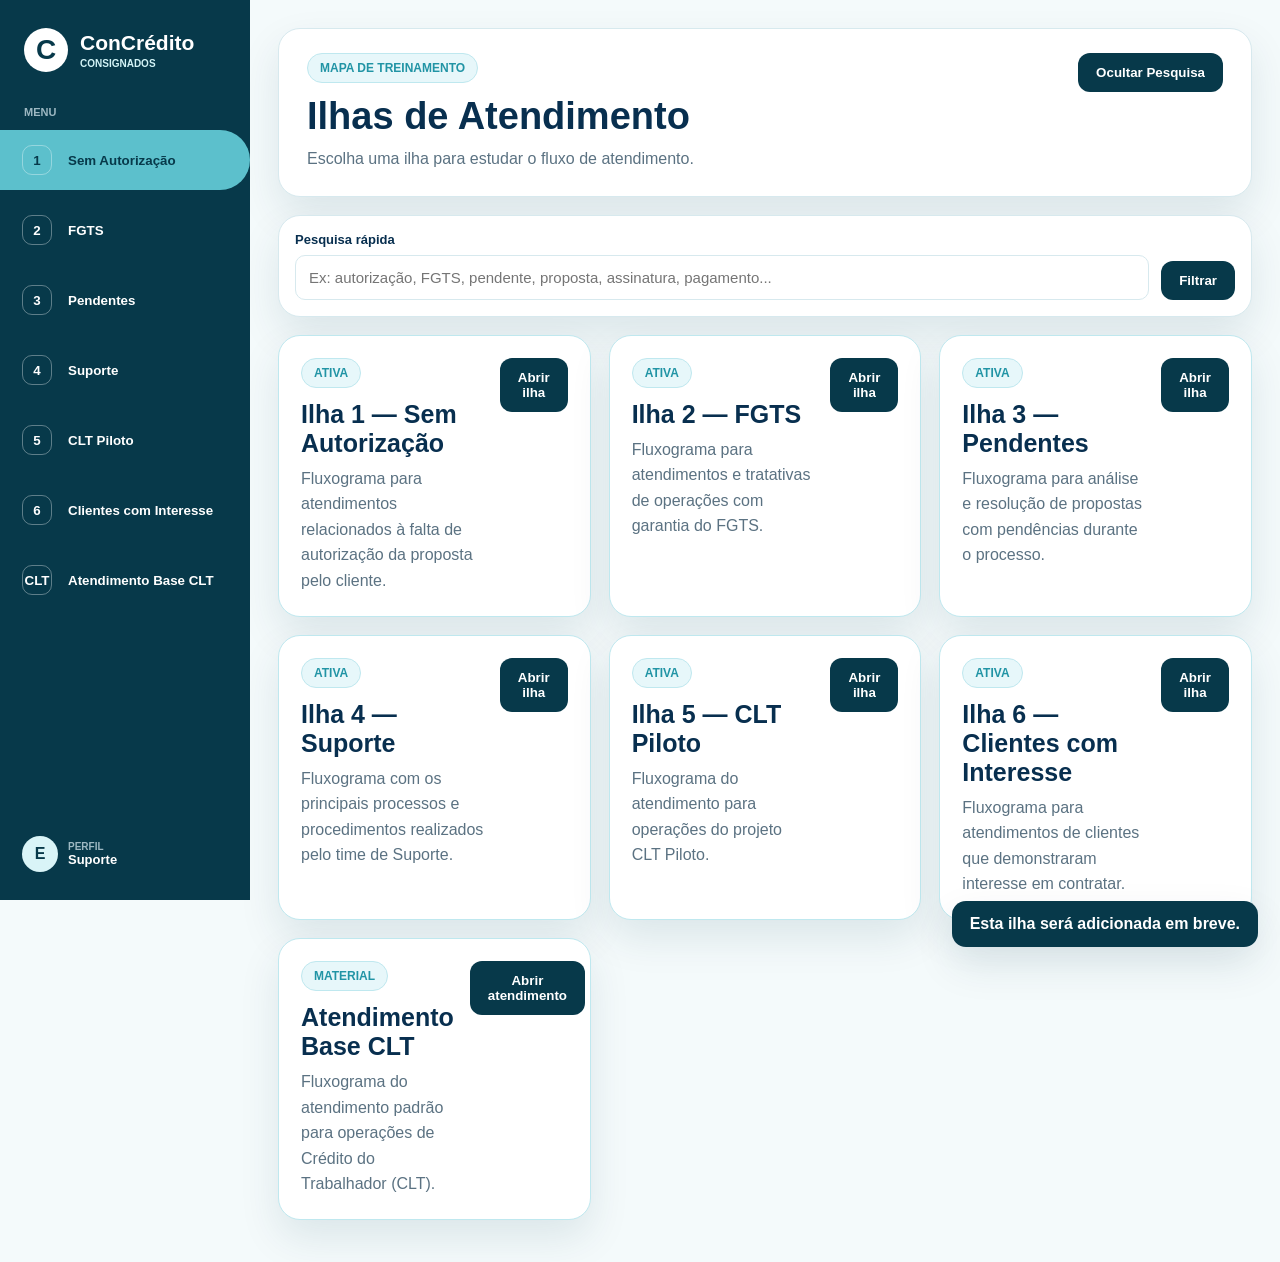
<file: index.html>
<!DOCTYPE html>
<html lang="pt-BR">
<head><meta charset="UTF-8"><meta name="viewport" content="width=device-width, initial-scale=1.0"><title>Ilhas de Treinamento | ConCrédito</title><link rel="stylesheet" href="style.css"></head>
<body>
  <aside class="sidebar">
    <button class="brand brand-home" id="brandHome" type="button" title="Voltar para a tela inicial"><div class="brand-icon">C</div><div><strong>ConCrédito</strong><span>CONSIGNADOS</span></div></button>
    <div class="menu-label">MENU</div>
    <nav class="nav">
      <button class="nav-item active" data-island="sem"><span class="nav-ico">1</span><span>Sem Autorização</span></button>
      <button class="nav-item" data-island="fgts"><span class="nav-ico">2</span><span>FGTS</span></button>
      <button class="nav-item" data-island="pendentes"><span class="nav-ico">3</span><span>Pendentes</span></button>
      <button class="nav-item" data-island="suporte"><span class="nav-ico">4</span><span>Suporte</span></button>
      <button class="nav-item" data-island="cltpiloto"><span class="nav-ico">5</span><span>CLT Piloto</span></button>
      <button class="nav-item" data-island="interesse"><span class="nav-ico">6</span><span>Clientes com Interesse</span></button>
      <button class="nav-item" data-island="baseclt"><span class="nav-ico">CLT</span><span>Atendimento Base CLT</span></button>
    </nav>
    <div class="profile"><div class="avatar">E</div><div><span>PERFIL</span><strong>Suporte</strong></div></div>
  </aside>

  <main class="main">
    <header class="topbar"><div><span class="pill">Mapa de Treinamento</span><h1>Ilhas de Atendimento</h1><p>Escolha uma ilha para estudar o fluxo de atendimento.</p></div><button class="top-action" id="toggleSearch">Ocultar Pesquisa</button></header>
    <section class="quick-search" id="quickSearch"><label>Pesquisa rápida<input type="text" id="searchInput" placeholder="Ex: autorização, FGTS, pendente, proposta, assinatura, pagamento..."></label><button id="filterBtn">Filtrar</button></section>

    <section class="dashboard" id="dashboard">
      <article class="card active-card"><div class="card-header"><div><span class="status">Ativa</span><h2>Ilha 1 — Sem Autorização</h2><p>Fluxograma para atendimentos relacionados à falta de autorização da proposta pelo cliente.</p></div><button class="primary open-island" data-open="sem">Abrir ilha</button></div></article>
      <article class="card active-card small-card"><div class="card-header"><div><span class="status">Ativa</span><h2>Ilha 2 — FGTS</h2><p>Fluxograma para atendimentos e tratativas de operações com garantia do FGTS.</p></div><button class="primary open-island" data-open="fgts">Abrir ilha</button></div></article>
      <article class="card active-card small-card"><div class="card-header"><div><span class="status">Ativa</span><h2>Ilha 3 — Pendentes</h2><p>Fluxograma para análise e resolução de propostas com pendências durante o processo.</p></div><button class="primary open-island" data-open="pendentes">Abrir ilha</button></div></article>
      <article class="card active-card small-card"><div class="card-header"><div><span class="status">Ativa</span><h2>Ilha 4 — Suporte</h2><p>Fluxograma com os principais processos e procedimentos realizados pelo time de Suporte.</p></div><button class="primary open-island" data-open="suporte">Abrir ilha</button></div></article>
      <article class="card active-card small-card"><div class="card-header"><div><span class="status">Ativa</span><h2>Ilha 5 — CLT Piloto</h2><p>Fluxograma do atendimento para operações do projeto CLT Piloto.</p></div><button class="primary open-island" data-open="cltpiloto">Abrir ilha</button></div></article>
      <article class="card active-card small-card"><div class="card-header"><div><span class="status">Ativa</span><h2>Ilha 6 — Clientes com Interesse</h2><p>Fluxograma para atendimentos de clientes que demonstraram interesse em contratar.</p></div><button class="primary open-island" data-open="interesse">Abrir ilha</button></div></article>
      <article class="card active-card small-card"><div class="card-header"><div><span class="status">Material</span><h2>Atendimento Base CLT</h2><p>Fluxograma do atendimento padrão para operações de Crédito do Trabalhador (CLT).</p></div><button class="primary open-island" data-open="baseclt">Abrir atendimento</button></div></article>
    </section>

    <section class="island-view" id="islandView">
      <div class="view-header"><div><span class="pill" id="viewerPill">Ilha ativa</span><h2 id="islandTitle">Sem Autorização</h2><p id="islandDesc">Visualize o fluxograma oficial incorporado diretamente do Miro.</p></div><div class="view-actions"><button class="secondary" id="fullBtn">Tela cheia</button><a class="secondary link-btn" id="pdfLink" href="assets/ilha-sem-autorizacao.pdf" target="_blank">PDF</a><button class="primary" id="backMap">Voltar ao mapa</button></div></div>
      <div class="flow-wrapper" id="flowWrapper"><img id="flowImage" src="assets/ilha-sem-autorizacao-visivel.png" width="4407" height="4593" alt="Fluxograma"><iframe id="miroFrame" class="miro-frame" src="" frameborder="0" scrolling="no" allow="fullscreen; clipboard-read; clipboard-write" allowfullscreen></iframe></div>
    </section>
  </main>
  <div class="toast" id="toast">Esta ilha será adicionada em breve.</div>
  <script>
    window.ILHAS = {
      sem: {title:"Sem Autorização", desc:"Fluxograma para atendimentos relacionados à falta de autorização da proposta pelo cliente.", image:"assets/ilha-sem-autorizacao-visivel.png", pdf:"assets/ilha-sem-autorizacao.pdf", width:4407, height:4593, fitZoom:0.34, visibleZoom:0.62, miro:"https://miro.com/app/live-embed/uXjVH_ta2bE=/?focusWidget=3458764677096792741&embedMode=view_only_without_ui&embedId=641622250871", miroOpen:"https://miro.com/app/board/uXjVHBOqzXs=/"},
      fgts: {title:"FGTS", desc:"Fluxograma para atendimentos e tratativas de operações com garantia do FGTS.", image:"assets/ilha-fgts-visivel.png", pdf:"assets/ilha-fgts.pdf", width:4290, height:4719, fitZoom:0.34, visibleZoom:0.62, miro:"https://miro.com/app/live-embed/uXjVH_srl-Q=/?focusWidget=3458764677097012184&embedMode=view_only_without_ui&embedId=15636604930", miroOpen:"https://miro.com/app/board/uXjVHBOqzXs=/"},
      pendentes: {title:"Pendentes", desc:"Fluxograma para análise e resolução de propostas com pendências durante o processo.", image:"assets/ilha-pendentes-visivel.png", pdf:"assets/ilha-pendentes.pdf", width:2571, height:3495, fitZoom:0.34, visibleZoom:0.62, miro:"https://miro.com/app/live-embed/uXjVH_tIO-o=/?focusWidget=3458764677097059466&embedMode=view_only_without_ui&embedId=520077407304", miroOpen:"https://miro.com/app/board/uXjVHBOqzXs=/"},
      suporte: {title:"Suporte", desc:"Fluxograma com os principais processos e procedimentos realizados pelo time de Suporte.", image:"", pdf:"assets/ilha-suporte.pdf", width:0, height:0, fitZoom:0.34, visibleZoom:0.62, miro:"https://miro.com/app/live-embed/uXjVH_sjA70=/?focusWidget=3458764677097230263&embedMode=view_only_without_ui&embedId=97264695988", miroOpen:"https://miro.com/app/board/uXjVHBOqzXs=/"},
      baseclt: {title:"Atendimento Base CLT", desc:"Fluxograma do atendimento padrão para operações de Crédito do Trabalhador (CLT).", image:"", pdf:"assets/ilha-atendimento-base-clt.pdf", width:0, height:0, fitZoom:0.34, visibleZoom:0.62, miro:"https://miro.com/app/live-embed/uXjVH_sIQA0=/?focusWidget=3458764677097473933&embedMode=view_only_without_ui&embedId=306271998616", miroOpen:"https://miro.com/app/board/uXjVHBOqzXs=/"},
      cltpiloto: {title:"CLT Piloto", desc:"Fluxograma do atendimento para operações do projeto CLT Piloto.", image:"", pdf:"assets/ilha-clt-piloto.pdf", width:0, height:0, fitZoom:0.34, visibleZoom:0.62, miro:"https://miro.com/app/live-embed/uXjVH_sf8kk=/?focusWidget=3458764677097259893&embedMode=view_only_without_ui&embedId=634142589547", miroOpen:"https://miro.com/app/board/uXjVHBssTB8=/"},
      interesse: {title:"Clientes com Interesse", desc:"Fluxograma para atendimentos de clientes que demonstraram interesse em contratar.", image:"", pdf:"assets/ilha-clientes-com-interesse.pdf", width:0, height:0, fitZoom:0.34, visibleZoom:0.62, miro:"https://miro.com/app/live-embed/uXjVH_tQgeE=/?focusWidget=3458764677097348357&embedMode=view_only_without_ui&embedId=729699388624", miroOpen:"https://miro.com/app/board/uXjVHBssTB8=/"}
    };
  </script>
  <script src="script.js"></script>
</body></html>
</file>
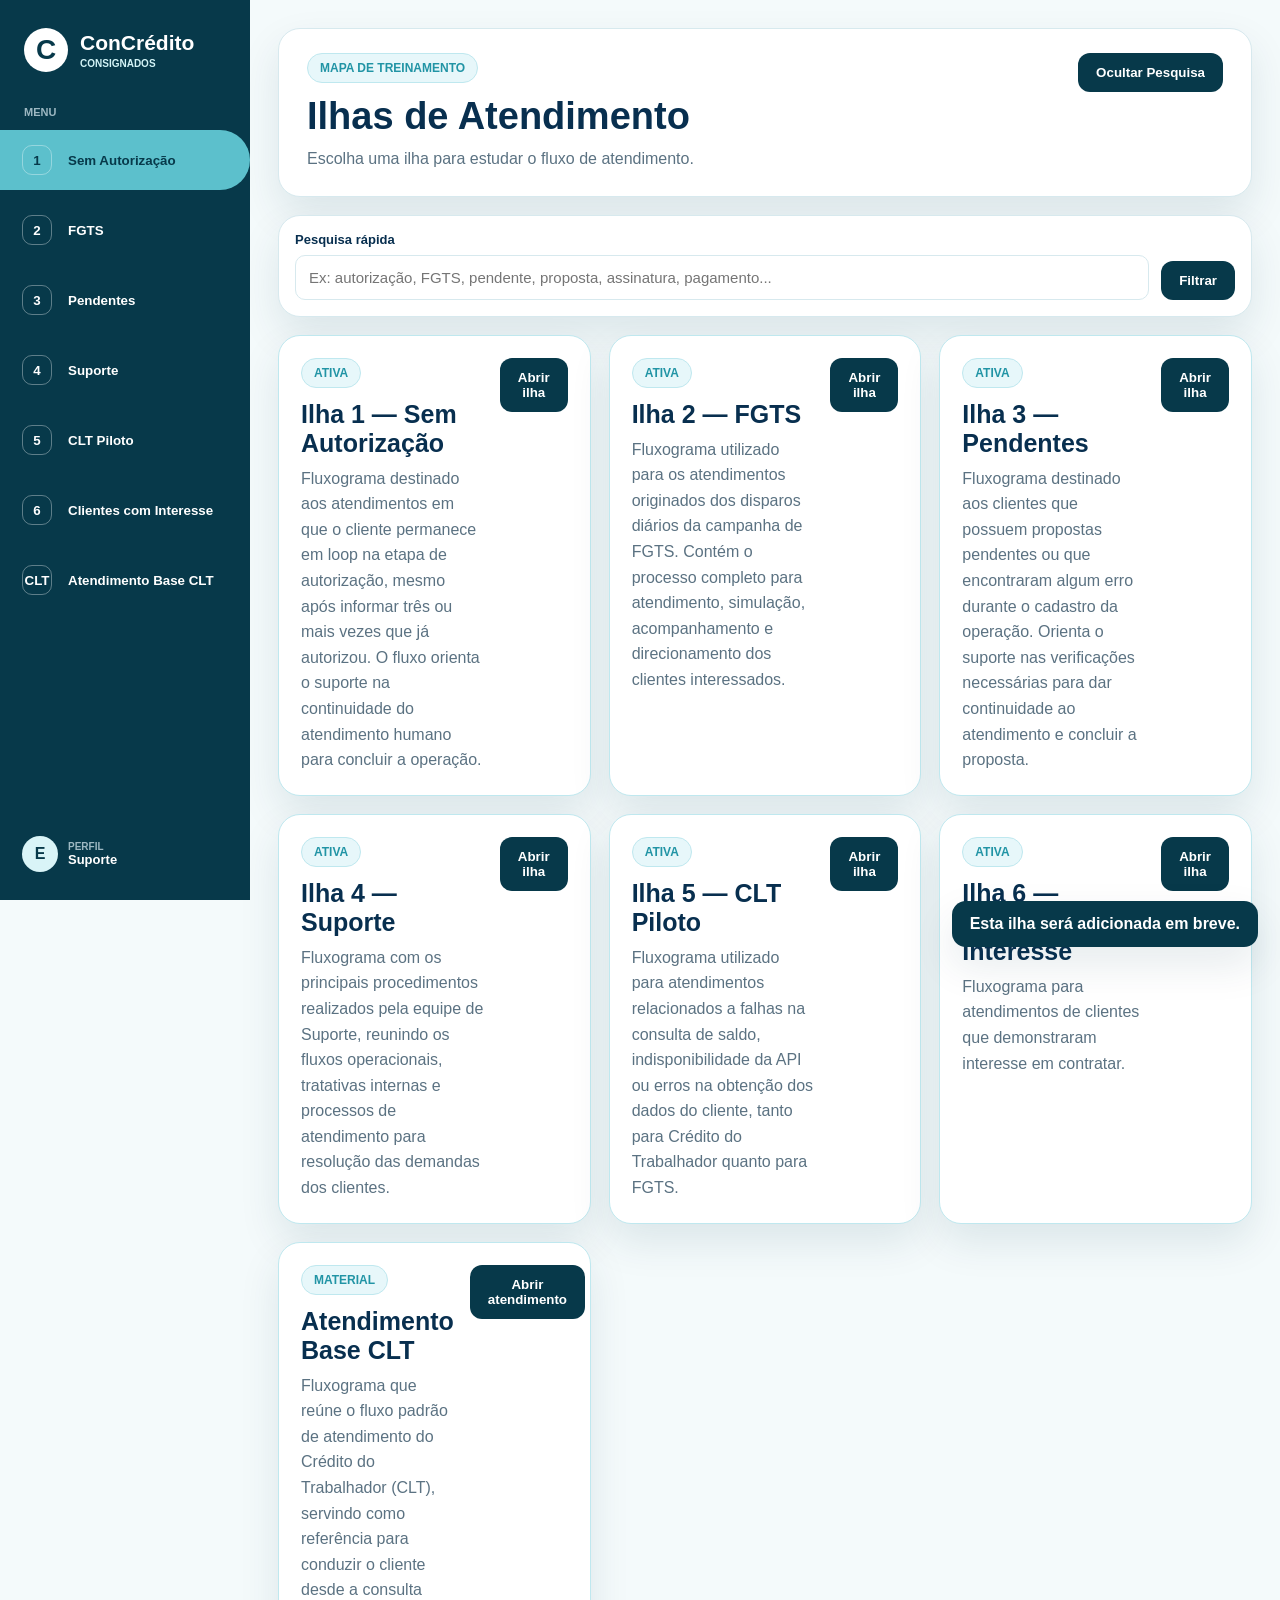
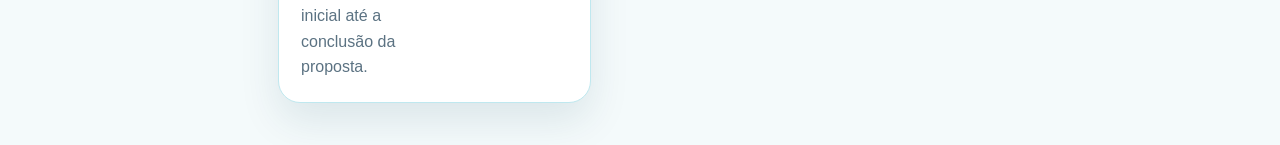
<file: central-treinamento-concredito-44c8d88298d3e60786f592d3c97f30e8994c23f8/index.html>
<!DOCTYPE html>
<html lang="pt-BR">
<head><meta charset="UTF-8"><meta name="viewport" content="width=device-width, initial-scale=1.0"><title>Ilhas de Treinamento | ConCrédito</title><link rel="stylesheet" href="style.css"></head>
<body>
  <aside class="sidebar">
    <button class="brand brand-home" id="brandHome" type="button" title="Voltar para a tela inicial"><div class="brand-icon">C</div><div><strong>ConCrédito</strong><span>CONSIGNADOS</span></div></button>
    <div class="menu-label">MENU</div>
    <nav class="nav">
      <button class="nav-item active" data-island="sem"><span class="nav-ico">1</span><span>Sem Autorização</span></button>
      <button class="nav-item" data-island="fgts"><span class="nav-ico">2</span><span>FGTS</span></button>
      <button class="nav-item" data-island="pendentes"><span class="nav-ico">3</span><span>Pendentes</span></button>
      <button class="nav-item" data-island="suporte"><span class="nav-ico">4</span><span>Suporte</span></button>
      <button class="nav-item" data-island="cltpiloto"><span class="nav-ico">5</span><span>CLT Piloto</span></button>
      <button class="nav-item" data-island="interesse"><span class="nav-ico">6</span><span>Clientes com Interesse</span></button>
      <button class="nav-item" data-island="baseclt"><span class="nav-ico">CLT</span><span>Atendimento Base CLT</span></button>
    </nav>
    <div class="profile"><div class="avatar">E</div><div><span>PERFIL</span><strong>Suporte</strong></div></div>
  </aside>

  <main class="main">
    <header class="topbar"><div><span class="pill">Mapa de Treinamento</span><h1>Ilhas de Atendimento</h1><p>Escolha uma ilha para estudar o fluxo de atendimento.</p></div><button class="top-action" id="toggleSearch">Ocultar Pesquisa</button></header>
    <section class="quick-search" id="quickSearch"><label>Pesquisa rápida<input type="text" id="searchInput" placeholder="Ex: autorização, FGTS, pendente, proposta, assinatura, pagamento..."></label><button id="filterBtn">Filtrar</button></section>

    <section class="dashboard" id="dashboard">
      <article class="card active-card"><div class="card-header"><div><span class="status">Ativa</span><h2>Ilha 1 — Sem Autorização</h2><p>Fluxograma destinado aos atendimentos em que o cliente permanece em loop na etapa de autorização, mesmo após informar três ou mais vezes que já autorizou. O fluxo orienta o suporte na continuidade do atendimento humano para concluir a operação.</p></div><button class="primary open-island" data-open="sem">Abrir ilha</button></div></article>
      <article class="card active-card small-card"><div class="card-header"><div><span class="status">Ativa</span><h2>Ilha 2 — FGTS</h2><p>Fluxograma utilizado para os atendimentos originados dos disparos diários da campanha de FGTS. Contém o processo completo para atendimento, simulação, acompanhamento e direcionamento dos clientes interessados.</p></div><button class="primary open-island" data-open="fgts">Abrir ilha</button></div></article>
      <article class="card active-card small-card"><div class="card-header"><div><span class="status">Ativa</span><h2>Ilha 3 — Pendentes</h2><p>Fluxograma destinado aos clientes que possuem propostas pendentes ou que encontraram algum erro durante o cadastro da operação. Orienta o suporte nas verificações necessárias para dar continuidade ao atendimento e concluir a proposta.</p></div><button class="primary open-island" data-open="pendentes">Abrir ilha</button></div></article>
      <article class="card active-card small-card"><div class="card-header"><div><span class="status">Ativa</span><h2>Ilha 4 — Suporte</h2><p>Fluxograma com os principais procedimentos realizados pela equipe de Suporte, reunindo os fluxos operacionais, tratativas internas e processos de atendimento para resolução das demandas dos clientes.</p></div><button class="primary open-island" data-open="suporte">Abrir ilha</button></div></article>
      <article class="card active-card small-card"><div class="card-header"><div><span class="status">Ativa</span><h2>Ilha 5 — CLT Piloto</h2><p>Fluxograma utilizado para atendimentos relacionados a falhas na consulta de saldo, indisponibilidade da API ou erros na obtenção dos dados do cliente, tanto para Crédito do Trabalhador quanto para FGTS.</p></div><button class="primary open-island" data-open="cltpiloto">Abrir ilha</button></div></article>
      <article class="card active-card small-card"><div class="card-header"><div><span class="status">Ativa</span><h2>Ilha 6 — Clientes com Interesse</h2><p>Fluxograma para atendimentos de clientes que demonstraram interesse em contratar.</p></div><button class="primary open-island" data-open="interesse">Abrir ilha</button></div></article>
      <article class="card active-card small-card"><div class="card-header"><div><span class="status">Material</span><h2>Atendimento Base CLT</h2><p>Fluxograma que reúne o fluxo padrão de atendimento do Crédito do Trabalhador (CLT), servindo como referência para conduzir o cliente desde a consulta inicial até a conclusão da proposta.</p></div><button class="primary open-island" data-open="baseclt">Abrir atendimento</button></div></article>
    </section>

    <section class="island-view" id="islandView">
      <div class="view-header"><div><span class="pill" id="viewerPill">Ilha ativa</span><h2 id="islandTitle">Sem Autorização</h2><p id="islandDesc">Visualize o fluxograma oficial incorporado diretamente do Miro.</p></div><div class="view-actions"><button class="secondary" id="fullBtn">Tela cheia</button><a class="secondary link-btn" id="pdfLink" href="assets/ilha-sem-autorizacao.pdf" target="_blank">PDF</a><button class="primary" id="backMap">Voltar ao mapa</button></div></div>
      <div class="flow-wrapper" id="flowWrapper"><img id="flowImage" src="assets/ilha-sem-autorizacao-visivel.png" width="4407" height="4593" alt="Fluxograma"><iframe id="miroFrame" class="miro-frame" src="" frameborder="0" scrolling="no" allow="fullscreen; clipboard-read; clipboard-write" allowfullscreen></iframe></div>
    </section>
  </main>
  <div class="toast" id="toast">Esta ilha será adicionada em breve.</div>
  <script>
    window.ILHAS = {
      sem: {title:"Sem Autorização", desc:"Fluxograma destinado aos atendimentos em que o cliente permanece em loop na etapa de autorização, mesmo após informar três ou mais vezes que já autorizou. O fluxo orienta o suporte na continuidade do atendimento humano para concluir a operação.", image:"assets/ilha-sem-autorizacao-visivel.png", pdf:"assets/ilha-sem-autorizacao.pdf", width:4407, height:4593, fitZoom:0.34, visibleZoom:0.62, miro:"https://miro.com/app/live-embed/uXjVH_ta2bE=/?focusWidget=3458764677096792741&embedMode=view_only_without_ui&embedId=641622250871", miroOpen:"https://miro.com/app/board/uXjVHBOqzXs=/"},
      fgts: {title:"FGTS", desc:"Fluxograma utilizado para os atendimentos originados dos disparos diários da campanha de FGTS. Contém o processo completo para atendimento, simulação, acompanhamento e direcionamento dos clientes interessados.", image:"assets/ilha-fgts-visivel.png", pdf:"assets/ilha-fgts.pdf", width:4290, height:4719, fitZoom:0.34, visibleZoom:0.62, miro:"https://miro.com/app/live-embed/uXjVH_srl-Q=/?focusWidget=3458764677097012184&embedMode=view_only_without_ui&embedId=15636604930", miroOpen:"https://miro.com/app/board/uXjVHBOqzXs=/"},
      pendentes: {title:"Pendentes", desc:"Fluxograma destinado aos clientes que possuem propostas pendentes ou que encontraram algum erro durante o cadastro da operação. Orienta o suporte nas verificações necessárias para dar continuidade ao atendimento e concluir a proposta.", image:"assets/ilha-pendentes-visivel.png", pdf:"assets/ilha-pendentes.pdf", width:2571, height:3495, fitZoom:0.34, visibleZoom:0.62, miro:"https://miro.com/app/live-embed/uXjVH_tIO-o=/?focusWidget=3458764677097059466&embedMode=view_only_without_ui&embedId=520077407304", miroOpen:"https://miro.com/app/board/uXjVHBOqzXs=/"},
      suporte: {title:"Suporte", desc:"Fluxograma com os principais procedimentos realizados pela equipe de Suporte, reunindo os fluxos operacionais, tratativas internas e processos de atendimento para resolução das demandas dos clientes.", image:"", pdf:"assets/ilha-suporte.pdf", width:0, height:0, fitZoom:0.34, visibleZoom:0.62, miro:"https://miro.com/app/live-embed/uXjVH_sjA70=/?focusWidget=3458764677097230263&embedMode=view_only_without_ui&embedId=97264695988", miroOpen:"https://miro.com/app/board/uXjVHBOqzXs=/"},
      baseclt: {title:"Atendimento Base CLT", desc:"Fluxograma que reúne o fluxo padrão de atendimento do Crédito do Trabalhador (CLT), servindo como referência para conduzir o cliente desde a consulta inicial até a conclusão da proposta.", image:"", pdf:"assets/ilha-atendimento-base-clt.pdf", width:0, height:0, fitZoom:0.34, visibleZoom:0.62, miro:"https://miro.com/app/live-embed/uXjVH_sIQA0=/?focusWidget=3458764677097473933&embedMode=view_only_without_ui&embedId=306271998616", miroOpen:"https://miro.com/app/board/uXjVHBOqzXs=/"},
      cltpiloto: {title:"CLT Piloto", desc:"Fluxograma utilizado para atendimentos relacionados a falhas na consulta de saldo, indisponibilidade da API ou erros na obtenção dos dados do cliente, tanto para Crédito do Trabalhador quanto para FGTS.", image:"", pdf:"assets/ilha-clt-piloto.pdf", width:0, height:0, fitZoom:0.34, visibleZoom:0.62, miro:"https://miro.com/app/live-embed/uXjVH_sf8kk=/?focusWidget=3458764677097259893&embedMode=view_only_without_ui&embedId=634142589547", miroOpen:"https://miro.com/app/board/uXjVHBssTB8=/"},
      interesse: {title:"Clientes com Interesse", desc:"Fluxograma para atendimentos de clientes que demonstraram interesse em contratar.", image:"", pdf:"assets/ilha-clientes-com-interesse.pdf", width:0, height:0, fitZoom:0.34, visibleZoom:0.62, miro:"https://miro.com/app/live-embed/uXjVH_tQgeE=/?focusWidget=3458764677097348357&embedMode=view_only_without_ui&embedId=729699388624", miroOpen:"https://miro.com/app/board/uXjVHBssTB8=/"}
    };
  </script>
  <script src="script.js"></script>
</body></html>
</file>
<file: style.css>
:root{--dark:#07394A;--turq:#5CC0CC;--bg:#F4FAFB;--line:#D7E9EE;--text:#082F4F;--muted:#5B7282;--shadow:0 18px 40px rgba(7,57,74,.10)}*{box-sizing:border-box}body{margin:0;min-height:100vh;font-family:Arial,Helvetica,sans-serif;color:var(--text);background:var(--bg);display:flex}button,input{font-family:inherit}.sidebar{width:250px;min-height:100vh;background:var(--dark);color:#fff;position:fixed;left:0;top:0;padding:28px 0;display:flex;flex-direction:column}.brand{display:flex;gap:12px;align-items:center;padding:0 24px 34px}.brand-home{width:100%;border:0;background:transparent;color:#fff;text-align:left;cursor:pointer}.brand-home:hover .brand-icon{transform:scale(1.04)}.brand-icon{width:44px;height:44px;transition:.2s;border-radius:50%;background:#fff;color:var(--dark);display:grid;place-items:center;font-size:28px;font-weight:900}.brand strong{display:block;font-size:21px}.brand span{font-size:10px;font-weight:900;color:#D4F4F7}.menu-label{color:#9DB8C2;font-size:11px;font-weight:900;padding:0 24px 12px}.nav{display:grid;gap:10px}.nav-item{width:100%;border:0;background:transparent;color:#fff;display:grid;grid-template-columns:34px 1fr auto;align-items:center;gap:12px;text-align:left;padding:15px 18px 15px 22px;cursor:pointer;font-weight:800;border-radius:0 999px 999px 0;transition:.2s}.nav-item:hover{background:rgba(255,255,255,.08)}.nav-item.active{background:var(--turq);color:var(--dark)}.nav-item.locked{color:#B6CBD2}.nav-item small{font-size:10px;opacity:.8}.nav-ico{width:30px;height:30px;border-radius:10px;border:1px solid rgba(255,255,255,.35);display:grid;place-items:center;font-weight:900}.profile{margin-top:auto;padding:20px 22px 0;display:flex;gap:10px;align-items:center}.avatar{width:36px;height:36px;border-radius:50%;display:grid;place-items:center;background:#D9F4F7;color:var(--dark);font-weight:900}.profile span{display:block;color:#9DB8C2;font-size:10px;font-weight:900}.profile strong{display:block;font-size:13px}.main{margin-left:250px;width:calc(100% - 250px);min-height:100vh;padding:28px 28px 42px}.topbar,.quick-search,.card,.view-header,.flow-wrapper,.zoom-info{background:#fff;border:1px solid var(--line);border-radius:22px;box-shadow:var(--shadow)}.topbar{padding:24px 28px;display:flex;justify-content:space-between;gap:18px;align-items:flex-start}.pill,.status{display:inline-flex;width:max-content;border-radius:999px;padding:7px 12px;background:#E7F7FA;color:#2194A5;border:1px solid #BFE8EF;font-size:12px;font-weight:900;text-transform:uppercase}.status.muted{background:#F3F7F8;color:#748A96;border-color:#DCE8EB}h1,h2{margin:12px 0 8px;color:var(--text)}h1{font-size:38px}h2{font-size:25px}p{color:var(--muted);line-height:1.6;margin:0}.top-action,.primary,.secondary,#filterBtn{border:0;border-radius:12px;cursor:pointer;font-weight:900;padding:12px 18px;text-decoration:none;display:inline-flex;align-items:center;justify-content:center}.top-action,.primary,#filterBtn{background:var(--dark);color:#fff}.secondary{background:#fff;color:var(--dark);border:1px solid var(--turq)}.quick-search{margin:18px 0;padding:16px;display:flex;gap:12px;align-items:flex-end}.quick-search label{flex:1;font-size:13px;font-weight:900}.quick-search input{margin-top:8px;width:100%;border:1px solid var(--line);border-radius:10px;padding:13px;font-size:15px}.dashboard{display:grid;grid-template-columns:repeat(3,minmax(0,1fr));gap:18px}.card{padding:22px;min-height:190px;display:flex;flex-direction:column}.active-card{border-color:#BFE8EF}.dashboard .active-card:first-child{grid-column:span 1}.small-card{grid-column:span 1}.card-header{display:flex;align-items:flex-start;justify-content:space-between;gap:16px}.steps{display:grid;grid-template-columns:repeat(2,1fr);gap:10px;margin-top:auto;padding-top:22px}.small-card .steps{grid-template-columns:repeat(2,1fr)}.steps div{background:#F7FCFD;border:1px solid var(--line);border-radius:16px;padding:14px}.steps strong{display:block;color:var(--turq);font-size:20px}.steps span{font-weight:800;font-size:13px}.locked-card{opacity:.75}.island-view{display:none;margin-top:18px}.island-view.active{display:block}.view-header{padding:22px;display:flex;justify-content:space-between;gap:16px;align-items:flex-start}.view-actions{display:flex;gap:10px;flex-wrap:wrap}.zoom-info{margin:16px 0;padding:14px 16px;color:var(--muted)}.flow-wrapper{height:calc(100vh - 315px);min-height:690px;overflow:auto;padding:0;cursor:grab;background:#fff;position:relative}.flow-wrapper:active{cursor:grabbing}.flow-wrapper img{display:block;max-width:none;height:auto;transform-origin:top left;transition:transform .12s ease;user-select:none;-webkit-user-drag:none}.toast{position:fixed;right:22px;bottom:22px;background:var(--dark);color:#fff;padding:14px 18px;border-radius:14px;box-shadow:var(--shadow);transform:translateY(150%);transition:.25s;font-weight:800}.toast.show{transform:translateY(0)}.hidden{display:none!important}@media(max-width:1000px){.sidebar{width:82px}.brand div:not(.brand-icon),.menu-label,.nav-item span:not(.nav-ico),.nav-item small,.profile div{display:none}.nav-item{grid-template-columns:1fr;border-radius:0 22px 22px 0;justify-items:center}.main{margin-left:82px;width:calc(100% - 82px)}.dashboard{grid-template-columns:1fr}.dashboard .active-card:first-child,.active-card,.small-card{grid-column:span 1}.steps,.small-card .steps{grid-template-columns:1fr 1fr}.topbar,.view-header,.quick-search{flex-direction:column}}@media(max-width:620px){.main{padding:18px}.steps,.small-card .steps{grid-template-columns:1fr}h1{font-size:30px}.flow-wrapper{min-height:560px}}.miro-frame{display:none;width:100%;height:100%;min-height:690px;border:0;background:#fff;border-radius:20px}.flow-wrapper.miro-mode{padding:0;overflow:hidden;cursor:default}.view-actions button:disabled{opacity:.45;cursor:not-allowed}.flow-wrapper:fullscreen{height:100vh!important;min-height:100vh;border-radius:0}.flow-wrapper:fullscreen .miro-frame{height:100vh!important;min-height:100vh;border-radius:0}
</file>
<file: central-treinamento-concredito-44c8d88298d3e60786f592d3c97f30e8994c23f8/style.css>
:root{--dark:#07394A;--turq:#5CC0CC;--bg:#F4FAFB;--line:#D7E9EE;--text:#082F4F;--muted:#5B7282;--shadow:0 18px 40px rgba(7,57,74,.10)}*{box-sizing:border-box}body{margin:0;min-height:100vh;font-family:Arial,Helvetica,sans-serif;color:var(--text);background:var(--bg);display:flex}button,input{font-family:inherit}.sidebar{width:250px;min-height:100vh;background:var(--dark);color:#fff;position:fixed;left:0;top:0;padding:28px 0;display:flex;flex-direction:column}.brand{display:flex;gap:12px;align-items:center;padding:0 24px 34px}.brand-home{width:100%;border:0;background:transparent;color:#fff;text-align:left;cursor:pointer}.brand-home:hover .brand-icon{transform:scale(1.04)}.brand-icon{width:44px;height:44px;transition:.2s;border-radius:50%;background:#fff;color:var(--dark);display:grid;place-items:center;font-size:28px;font-weight:900}.brand strong{display:block;font-size:21px}.brand span{font-size:10px;font-weight:900;color:#D4F4F7}.menu-label{color:#9DB8C2;font-size:11px;font-weight:900;padding:0 24px 12px}.nav{display:grid;gap:10px}.nav-item{width:100%;border:0;background:transparent;color:#fff;display:grid;grid-template-columns:34px 1fr auto;align-items:center;gap:12px;text-align:left;padding:15px 18px 15px 22px;cursor:pointer;font-weight:800;border-radius:0 999px 999px 0;transition:.2s}.nav-item:hover{background:rgba(255,255,255,.08)}.nav-item.active{background:var(--turq);color:var(--dark)}.nav-item.locked{color:#B6CBD2}.nav-item small{font-size:10px;opacity:.8}.nav-ico{width:30px;height:30px;border-radius:10px;border:1px solid rgba(255,255,255,.35);display:grid;place-items:center;font-weight:900}.profile{margin-top:auto;padding:20px 22px 0;display:flex;gap:10px;align-items:center}.avatar{width:36px;height:36px;border-radius:50%;display:grid;place-items:center;background:#D9F4F7;color:var(--dark);font-weight:900}.profile span{display:block;color:#9DB8C2;font-size:10px;font-weight:900}.profile strong{display:block;font-size:13px}.main{margin-left:250px;width:calc(100% - 250px);min-height:100vh;padding:28px 28px 42px}.topbar,.quick-search,.card,.view-header,.flow-wrapper,.zoom-info{background:#fff;border:1px solid var(--line);border-radius:22px;box-shadow:var(--shadow)}.topbar{padding:24px 28px;display:flex;justify-content:space-between;gap:18px;align-items:flex-start}.pill,.status{display:inline-flex;width:max-content;border-radius:999px;padding:7px 12px;background:#E7F7FA;color:#2194A5;border:1px solid #BFE8EF;font-size:12px;font-weight:900;text-transform:uppercase}.status.muted{background:#F3F7F8;color:#748A96;border-color:#DCE8EB}h1,h2{margin:12px 0 8px;color:var(--text)}h1{font-size:38px}h2{font-size:25px}p{color:var(--muted);line-height:1.6;margin:0}.top-action,.primary,.secondary,#filterBtn{border:0;border-radius:12px;cursor:pointer;font-weight:900;padding:12px 18px;text-decoration:none;display:inline-flex;align-items:center;justify-content:center}.top-action,.primary,#filterBtn{background:var(--dark);color:#fff}.secondary{background:#fff;color:var(--dark);border:1px solid var(--turq)}.quick-search{margin:18px 0;padding:16px;display:flex;gap:12px;align-items:flex-end}.quick-search label{flex:1;font-size:13px;font-weight:900}.quick-search input{margin-top:8px;width:100%;border:1px solid var(--line);border-radius:10px;padding:13px;font-size:15px}.dashboard{display:grid;grid-template-columns:repeat(3,minmax(0,1fr));gap:18px}.card{padding:22px;min-height:190px;display:flex;flex-direction:column}.active-card{border-color:#BFE8EF}.dashboard .active-card:first-child{grid-column:span 1}.small-card{grid-column:span 1}.card-header{display:flex;align-items:flex-start;justify-content:space-between;gap:16px}.steps{display:grid;grid-template-columns:repeat(2,1fr);gap:10px;margin-top:auto;padding-top:22px}.small-card .steps{grid-template-columns:repeat(2,1fr)}.steps div{background:#F7FCFD;border:1px solid var(--line);border-radius:16px;padding:14px}.steps strong{display:block;color:var(--turq);font-size:20px}.steps span{font-weight:800;font-size:13px}.locked-card{opacity:.75}.island-view{display:none;margin-top:18px}.island-view.active{display:block}.view-header{padding:22px;display:flex;justify-content:space-between;gap:16px;align-items:flex-start}.view-actions{display:flex;gap:10px;flex-wrap:wrap}.zoom-info{margin:16px 0;padding:14px 16px;color:var(--muted)}.flow-wrapper{height:calc(100vh - 315px);min-height:690px;overflow:auto;padding:0;cursor:grab;background:#fff;position:relative}.flow-wrapper:active{cursor:grabbing}.flow-wrapper img{display:block;max-width:none;height:auto;transform-origin:top left;transition:transform .12s ease;user-select:none;-webkit-user-drag:none}.toast{position:fixed;right:22px;bottom:22px;background:var(--dark);color:#fff;padding:14px 18px;border-radius:14px;box-shadow:var(--shadow);transform:translateY(150%);transition:.25s;font-weight:800}.toast.show{transform:translateY(0)}.hidden{display:none!important}@media(max-width:1000px){.sidebar{width:82px}.brand div:not(.brand-icon),.menu-label,.nav-item span:not(.nav-ico),.nav-item small,.profile div{display:none}.nav-item{grid-template-columns:1fr;border-radius:0 22px 22px 0;justify-items:center}.main{margin-left:82px;width:calc(100% - 82px)}.dashboard{grid-template-columns:1fr}.dashboard .active-card:first-child,.active-card,.small-card{grid-column:span 1}.steps,.small-card .steps{grid-template-columns:1fr 1fr}.topbar,.view-header,.quick-search{flex-direction:column}}@media(max-width:620px){.main{padding:18px}.steps,.small-card .steps{grid-template-columns:1fr}h1{font-size:30px}.flow-wrapper{min-height:560px}}.miro-frame{display:none;width:100%;height:100%;min-height:690px;border:0;background:#fff;border-radius:20px}.flow-wrapper.miro-mode{padding:0;overflow:hidden;cursor:default}.view-actions button:disabled{opacity:.45;cursor:not-allowed}.flow-wrapper:fullscreen{height:100vh!important;min-height:100vh;border-radius:0}.flow-wrapper:fullscreen .miro-frame{height:100vh!important;min-height:100vh;border-radius:0}
</file>
